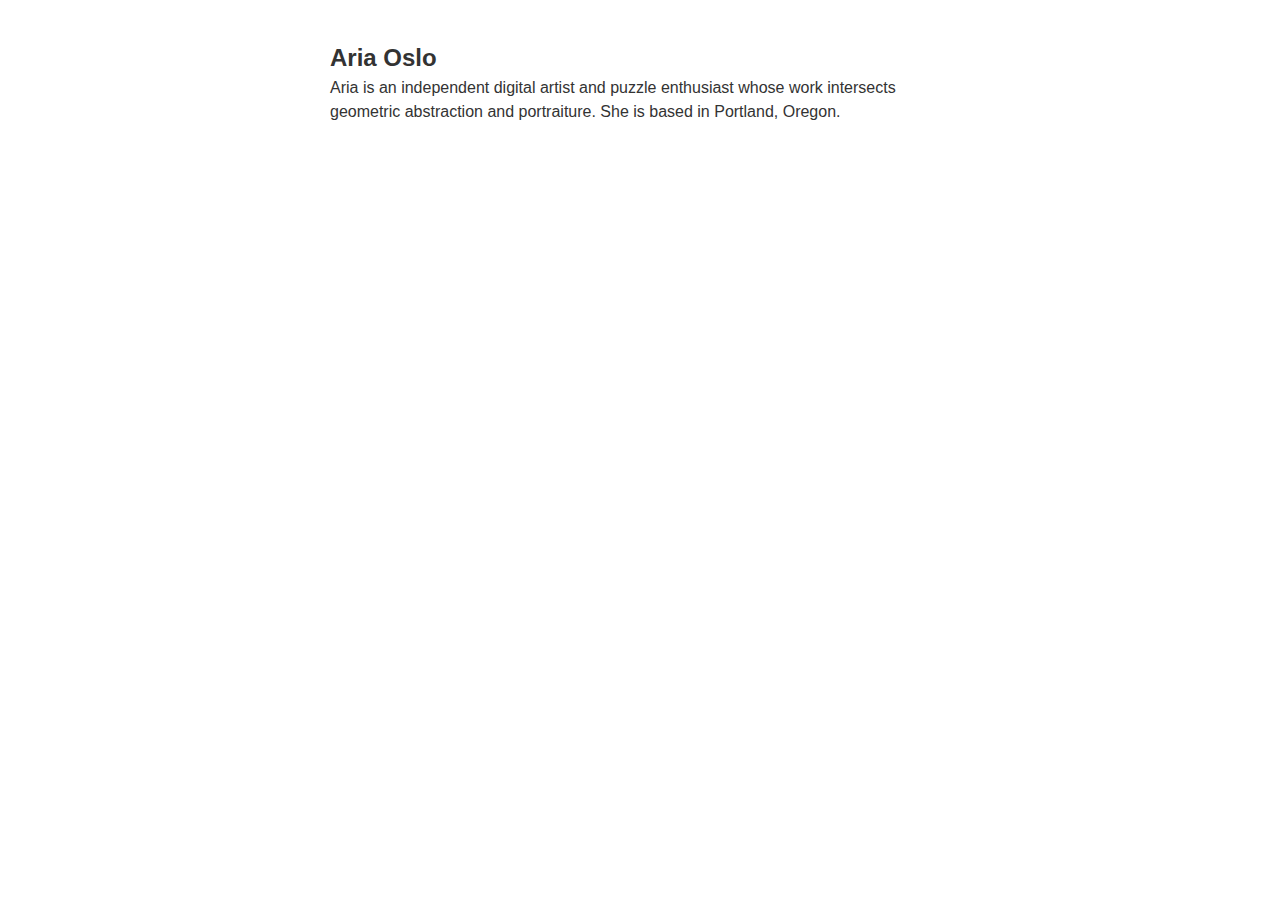
<file: index.html>
<!DOCTYPE html>
<html lang="en">
<head>
  <meta charset="UTF-8">
  <meta http-equiv="X-UA-Compatible" content="IE=edge">
  <meta name="viewport" content="width=device-width, initial-scale=1.0">
  <link rel="stylesheet" href="base.css">
  <link rel="stylesheet" href="style.css">
  <title>Aria Oslo</title>
</head>
<body>
  <h1>Aria Oslo</h1>
  <p>Aria is an independent digital artist and puzzle enthusiast whose work intersects geometric abstraction and portraiture. She is based in Portland, Oregon.</p>
</body>
</html>
</file>
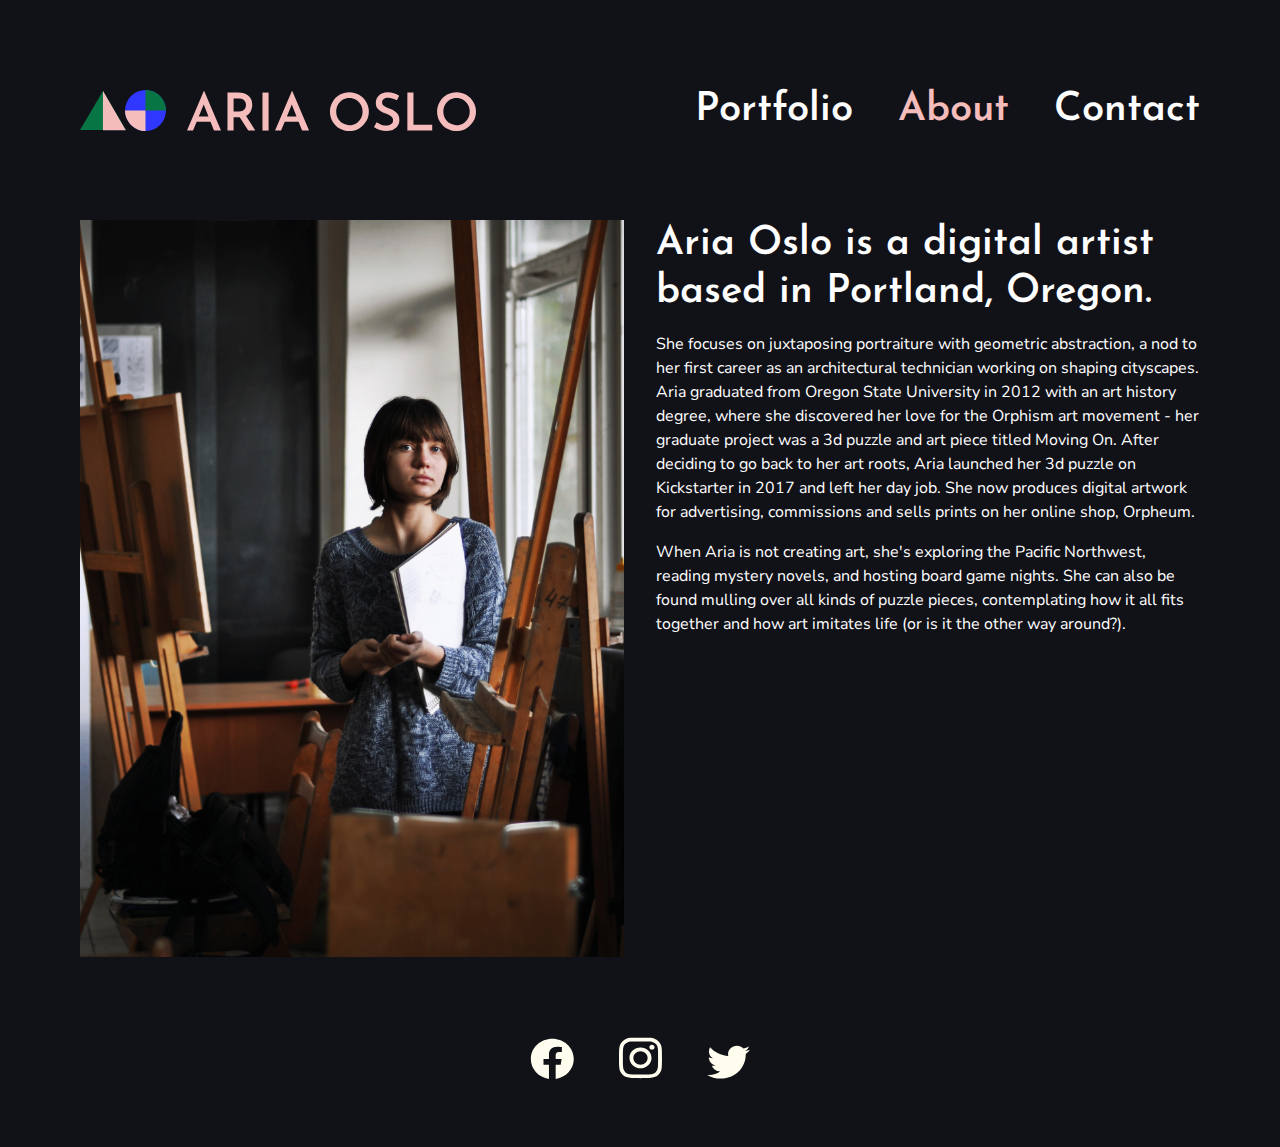
<file: web/about.html>
<!DOCTYPE html>
<html lang="en">
<head>
  <meta charset="UTF-8">
  <meta http-equiv="X-UA-Compatible" content="IE=edge">
  <meta name="viewport" content="width=device-width, initial-scale=1.0">
  <link rel="stylesheet" href="styles/base.css">
  <link rel="stylesheet" href="styles/style.css">
  <title>Aria Oslo - About</title>
</head>
<body>

  <header>

    <img src="../assets/aria-oslo-logo.svg" alt="Aria Oslo logo">

    <nav>
      <a href="index.html">Portfolio</a>
      <a href="about.html" class="selected">About</a>
      <a href="contact.html">Contact</a>
    </nav>

  </header>

  <section class="about">
    <div class="photo">
      <img src="../assets/aria-oslo.jpg" alt="Aria Oslo">
    </div>
    <div class="description">
      <h1>Aria Oslo is a digital artist based in Portland, Oregon. </h1>
      <p>She focuses on juxtaposing portraiture with geometric abstraction, a nod to her first career as an architectural technician working on shaping cityscapes. Aria graduated from Oregon State University in 2012 with an art history degree, where she discovered her love for the Orphism art movement - her graduate project was a 3d puzzle and art piece titled Moving On. After deciding to go back to her art roots, Aria launched her 3d puzzle on Kickstarter in 2017 and left her day job. She now produces digital artwork for advertising, commissions and sells prints on her online shop, Orpheum.</p>
      <p>When Aria is not creating art, she's exploring the Pacific Northwest, reading mystery novels, and hosting board game nights. She can also be found mulling over all kinds of puzzle pieces, contemplating how it all fits together and how art imitates life (or is it the other way around?). </p>
    </div>
  </section>

  <footer>
    <div>
      <a href="#" class="social-icon">
          <svg width="44" height="41" viewBox="0 0 44 41" fill="none" xmlns="http://www.w3.org/2000/svg">
          <path d="M22.31 0.746582C10.4514 0.746582 0.838623 9.78978 0.838623 20.9458C0.838623 31.0273 8.69072 39.3837 18.954 40.8986V26.7834H13.5025V20.9438H18.954V16.4959C18.954 11.434 22.1597 8.6364 27.0638 8.6364C29.4128 8.6364 31.8691 9.03029 31.8691 9.03029V14.0013H29.1616C26.4948 14.0013 25.6617 15.5587 25.6617 17.1564V20.9458H31.6157L30.6646 26.7854H25.6617V40.9006C35.9272 39.3857 43.7771 31.0293 43.7771 20.9478C43.7814 9.78978 34.1687 0.746582 22.31 0.746582Z" fill="#FFFDED"/>
          </svg>
      </a>
      <a href="#" class="social-icon">
        <svg width="43" height="42" viewBox="0 0 43 42" fill="none" xmlns="http://www.w3.org/2000/svg">
          <path fill-rule="evenodd" clip-rule="evenodd" d="M21.4982 4.38649C27.2311 4.38649 27.9095 4.40669 30.1748 4.50365C32.2682 4.59253 33.4041 4.92177 34.162 5.1985C35.1647 5.56411 35.8797 6.00244 36.6312 6.70941C37.3827 7.41639 37.8487 8.08902 38.2373 9.03233C38.5314 9.74334 38.8814 10.8139 38.9759 12.7833C39.079 14.9123 39.1004 15.5527 39.1004 20.9459C39.1004 26.3391 39.079 26.9774 38.9759 29.1084C38.8814 31.0778 38.5314 32.1464 38.2373 32.8594C37.8487 33.8027 37.3827 34.4753 36.6312 35.1823C35.8797 35.8893 35.1647 36.3276 34.162 36.6932C33.4062 36.97 32.2682 37.2992 30.1748 37.3881C27.9117 37.485 27.2311 37.5052 21.4982 37.5052C15.7653 37.5052 15.0847 37.485 12.8216 37.3881C10.7281 37.2992 9.59229 36.97 8.83435 36.6932C7.83164 36.3276 7.11664 35.8893 6.36514 35.1823C5.61364 34.4753 5.14772 33.8027 4.75909 32.8594C4.46493 32.1484 4.11494 31.0778 4.02047 29.1084C3.91741 26.9794 3.89593 26.3391 3.89593 20.9459C3.89593 15.5527 3.91741 14.9144 4.02047 12.7833C4.11494 10.8139 4.46493 9.74536 4.75909 9.03233C5.14772 8.08902 5.61364 7.41639 6.36514 6.70941C7.11664 6.00244 7.83164 5.56411 8.83435 5.1985C9.59015 4.92177 10.7281 4.59253 12.8216 4.50365C15.0868 4.40669 15.7653 4.38649 21.4982 4.38649ZM21.4982 0.746582C15.6666 0.746582 14.9365 0.770821 12.6455 0.867778C10.361 0.966754 8.8 1.30812 7.43442 1.80704C6.0216 2.32415 4.82565 3.01294 3.63184 4.13602C2.43803 5.2591 1.7037 6.38622 1.15618 7.71332C0.625836 8.99799 0.26297 10.4665 0.15776 12.6157C0.0525505 14.7709 0.0289307 15.4577 0.0289307 20.9438C0.0289307 26.43 0.0546977 27.1167 0.15776 29.272C0.26297 31.4212 0.625836 32.8897 1.15618 34.1744C1.70585 35.5035 2.43803 36.6286 3.63184 37.7517C4.82565 38.8748 6.02375 39.5656 7.43442 40.0807C8.8 40.5796 10.361 40.9209 12.6455 41.0199C14.9365 41.1189 15.6666 41.1411 21.4982 41.1411C27.3298 41.1411 28.0598 41.1189 30.3508 41.0199C32.6354 40.9209 34.1964 40.5796 35.562 40.0807C36.9748 39.5635 38.1707 38.8748 39.3645 37.7517C40.5583 36.6286 41.2927 35.5015 41.8402 34.1744C42.3705 32.8897 42.7334 31.4212 42.8386 29.272C42.9438 27.1167 42.9674 26.43 42.9674 20.9438C42.9674 15.4577 42.9417 14.7709 42.8386 12.6157C42.7334 10.4665 42.3705 8.99799 41.8402 7.71332C41.2905 6.3842 40.5583 5.2591 39.3645 4.13602C38.1707 3.01294 36.9726 2.32213 35.562 1.80704C34.1964 1.30812 32.6354 0.966754 30.3508 0.867778C28.0598 0.770821 27.3298 0.746582 21.4982 0.746582ZM21.4982 10.5736C15.4089 10.5736 10.4726 15.2174 10.4726 20.9459C10.4726 26.6744 15.4089 31.3182 21.4982 31.3182C27.5874 31.3182 32.5237 26.6744 32.5237 20.9459C32.5237 15.2174 27.5874 10.5736 21.4982 10.5736ZM21.4982 27.6783C17.5453 27.6783 14.3418 24.6646 14.3418 20.9459C14.3418 17.2272 17.5453 14.2135 21.4982 14.2135C25.451 14.2135 28.6546 17.2272 28.6546 20.9459C28.6546 24.6646 25.451 27.6783 21.4982 27.6783ZM35.5362 10.1634C35.5362 11.5021 34.3827 12.5873 32.9597 12.5873C31.5367 12.5873 30.3831 11.5021 30.3831 10.1634C30.3831 8.82471 31.5367 7.7395 32.9597 7.7395C34.3827 7.7395 35.5362 8.82471 35.5362 10.1634Z" fill="#FFFDED"/>
          </svg>
      </a>
      <a href="#" class="social-icon">
        <svg width="44" height="34" viewBox="0 0 44 34" fill="none" xmlns="http://www.w3.org/2000/svg">
          <path d="M13.6394 33.6097C29.8422 33.6097 38.7047 20.9804 38.7047 10.0295C38.7047 9.67003 38.6961 9.31254 38.679 8.95909C40.3986 7.78967 41.895 6.32941 43.0737 4.66719C41.4957 5.32763 39.7975 5.77197 38.0156 5.97192C39.834 4.94591 41.2316 3.32205 41.8886 1.38717C40.1861 2.33643 38.3011 3.02718 36.2959 3.3988C34.6878 1.78707 32.3992 0.78125 29.8658 0.78125C25.0009 0.78125 21.0549 4.49349 21.0549 9.06815C21.0549 9.7185 21.1322 10.3507 21.2824 10.9586C13.9614 10.6132 7.46914 7.31504 3.12377 2.30008C2.3659 3.52403 1.93008 4.94793 1.93008 6.46474C1.93008 9.34081 3.48445 11.8776 5.85036 13.3641C4.40548 13.3217 3.04862 12.948 1.86137 12.328C1.85923 12.3623 1.85923 12.3966 1.85923 12.433C1.85923 16.4462 4.89713 19.7989 8.9269 20.5583C8.18622 20.7482 7.40903 20.8492 6.60393 20.8492C6.03715 20.8492 5.48538 20.7967 4.94865 20.6997C6.06934 23.9918 9.32194 26.3892 13.1778 26.4559C10.1614 28.6796 6.36347 30.0025 2.23709 30.0025C1.52646 30.0025 0.824416 29.9642 0.135254 29.8874C4.03407 32.2384 8.66282 33.6097 13.6394 33.6097Z" fill="#FFFDED"/>
          </svg>
      </a>
    </div>
  </footer>

</body>
</html>
</file>
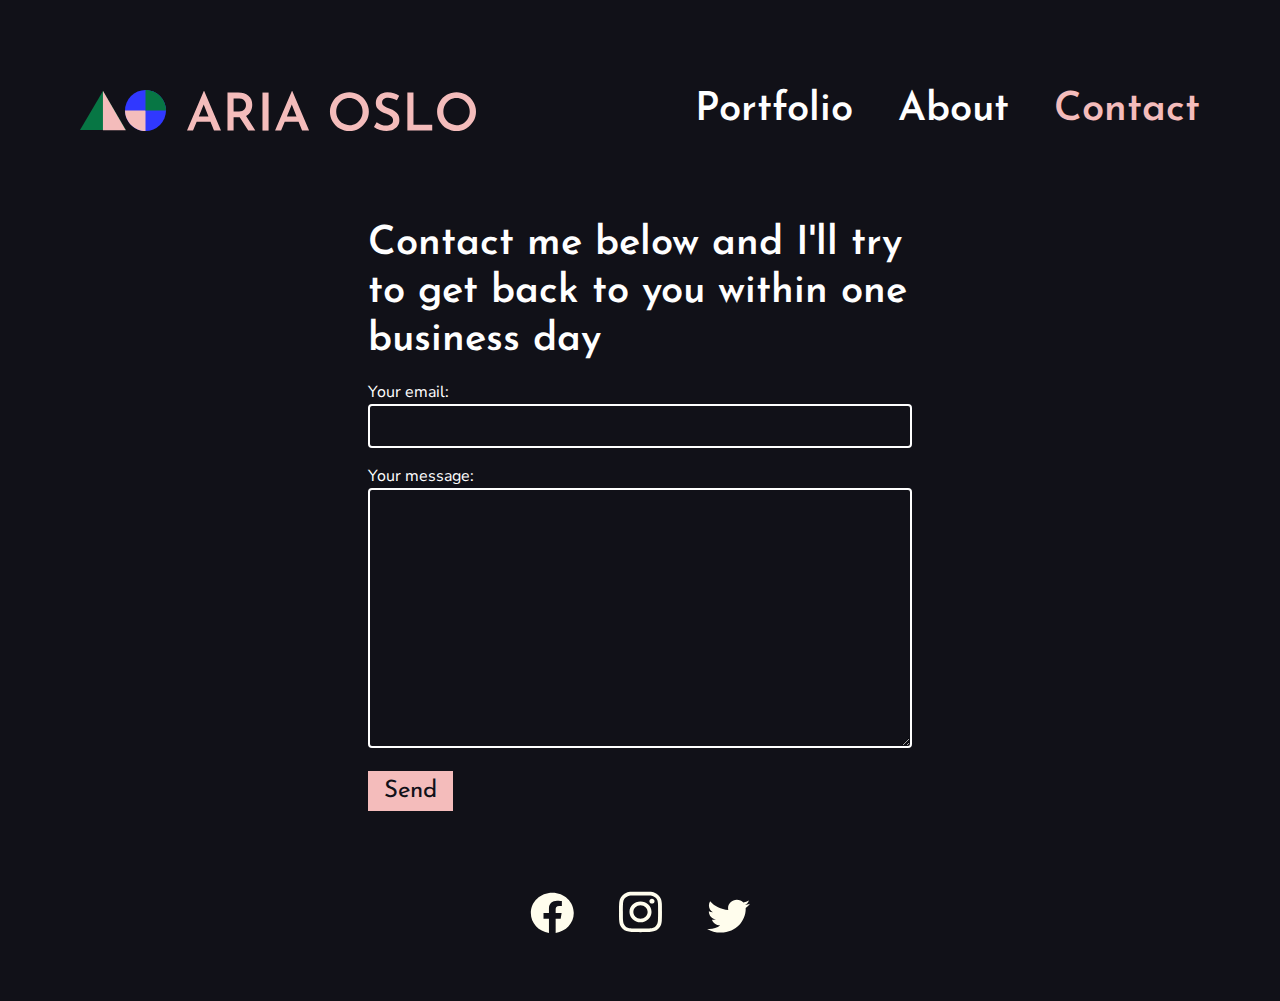
<file: web/contact.html>
<!DOCTYPE html>
<html lang="en">
<head>
  <meta charset="UTF-8">
  <meta http-equiv="X-UA-Compatible" content="IE=edge">
  <meta name="viewport" content="width=device-width, initial-scale=1.0">
  <link rel="stylesheet" href="styles/base.css">
  <link rel="stylesheet" href="styles/style.css">
  <title>Aria Oslo - Contact</title>
</head>
<body>

  <header>

    <img src="../assets/aria-oslo-logo.svg" alt="Aria Oslo logo">

    <nav>
      <a href="index.html">Portfolio</a>
      <a href="about.html">About</a>
      <a href="contact.html" class="selected">Contact</a>
    </nav>

  </header>

  <section class="contact">
    <div class="form">

      <h1>Contact me below and I'll try to get back to you within one business day</h1>

      <form action="" method="">
        <label>
          Your email: <input type="text" name="_replyto">
        </label>
        <label>
          Your message: <textarea name="message" id="" cols="30" rows="10"></textarea>
        </label>
        <button type="submit">Send</button>
      </form>

    </div>
  </section>

  <footer>
    <div>
      <a href="#" class="social-icon">
          <svg width="44" height="41" viewBox="0 0 44 41" fill="none" xmlns="http://www.w3.org/2000/svg">
          <path d="M22.31 0.746582C10.4514 0.746582 0.838623 9.78978 0.838623 20.9458C0.838623 31.0273 8.69072 39.3837 18.954 40.8986V26.7834H13.5025V20.9438H18.954V16.4959C18.954 11.434 22.1597 8.6364 27.0638 8.6364C29.4128 8.6364 31.8691 9.03029 31.8691 9.03029V14.0013H29.1616C26.4948 14.0013 25.6617 15.5587 25.6617 17.1564V20.9458H31.6157L30.6646 26.7854H25.6617V40.9006C35.9272 39.3857 43.7771 31.0293 43.7771 20.9478C43.7814 9.78978 34.1687 0.746582 22.31 0.746582Z" fill="#FFFDED"/>
          </svg>
      </a>
      <a href="#" class="social-icon">
        <svg width="43" height="42" viewBox="0 0 43 42" fill="none" xmlns="http://www.w3.org/2000/svg">
          <path fill-rule="evenodd" clip-rule="evenodd" d="M21.4982 4.38649C27.2311 4.38649 27.9095 4.40669 30.1748 4.50365C32.2682 4.59253 33.4041 4.92177 34.162 5.1985C35.1647 5.56411 35.8797 6.00244 36.6312 6.70941C37.3827 7.41639 37.8487 8.08902 38.2373 9.03233C38.5314 9.74334 38.8814 10.8139 38.9759 12.7833C39.079 14.9123 39.1004 15.5527 39.1004 20.9459C39.1004 26.3391 39.079 26.9774 38.9759 29.1084C38.8814 31.0778 38.5314 32.1464 38.2373 32.8594C37.8487 33.8027 37.3827 34.4753 36.6312 35.1823C35.8797 35.8893 35.1647 36.3276 34.162 36.6932C33.4062 36.97 32.2682 37.2992 30.1748 37.3881C27.9117 37.485 27.2311 37.5052 21.4982 37.5052C15.7653 37.5052 15.0847 37.485 12.8216 37.3881C10.7281 37.2992 9.59229 36.97 8.83435 36.6932C7.83164 36.3276 7.11664 35.8893 6.36514 35.1823C5.61364 34.4753 5.14772 33.8027 4.75909 32.8594C4.46493 32.1484 4.11494 31.0778 4.02047 29.1084C3.91741 26.9794 3.89593 26.3391 3.89593 20.9459C3.89593 15.5527 3.91741 14.9144 4.02047 12.7833C4.11494 10.8139 4.46493 9.74536 4.75909 9.03233C5.14772 8.08902 5.61364 7.41639 6.36514 6.70941C7.11664 6.00244 7.83164 5.56411 8.83435 5.1985C9.59015 4.92177 10.7281 4.59253 12.8216 4.50365C15.0868 4.40669 15.7653 4.38649 21.4982 4.38649ZM21.4982 0.746582C15.6666 0.746582 14.9365 0.770821 12.6455 0.867778C10.361 0.966754 8.8 1.30812 7.43442 1.80704C6.0216 2.32415 4.82565 3.01294 3.63184 4.13602C2.43803 5.2591 1.7037 6.38622 1.15618 7.71332C0.625836 8.99799 0.26297 10.4665 0.15776 12.6157C0.0525505 14.7709 0.0289307 15.4577 0.0289307 20.9438C0.0289307 26.43 0.0546977 27.1167 0.15776 29.272C0.26297 31.4212 0.625836 32.8897 1.15618 34.1744C1.70585 35.5035 2.43803 36.6286 3.63184 37.7517C4.82565 38.8748 6.02375 39.5656 7.43442 40.0807C8.8 40.5796 10.361 40.9209 12.6455 41.0199C14.9365 41.1189 15.6666 41.1411 21.4982 41.1411C27.3298 41.1411 28.0598 41.1189 30.3508 41.0199C32.6354 40.9209 34.1964 40.5796 35.562 40.0807C36.9748 39.5635 38.1707 38.8748 39.3645 37.7517C40.5583 36.6286 41.2927 35.5015 41.8402 34.1744C42.3705 32.8897 42.7334 31.4212 42.8386 29.272C42.9438 27.1167 42.9674 26.43 42.9674 20.9438C42.9674 15.4577 42.9417 14.7709 42.8386 12.6157C42.7334 10.4665 42.3705 8.99799 41.8402 7.71332C41.2905 6.3842 40.5583 5.2591 39.3645 4.13602C38.1707 3.01294 36.9726 2.32213 35.562 1.80704C34.1964 1.30812 32.6354 0.966754 30.3508 0.867778C28.0598 0.770821 27.3298 0.746582 21.4982 0.746582ZM21.4982 10.5736C15.4089 10.5736 10.4726 15.2174 10.4726 20.9459C10.4726 26.6744 15.4089 31.3182 21.4982 31.3182C27.5874 31.3182 32.5237 26.6744 32.5237 20.9459C32.5237 15.2174 27.5874 10.5736 21.4982 10.5736ZM21.4982 27.6783C17.5453 27.6783 14.3418 24.6646 14.3418 20.9459C14.3418 17.2272 17.5453 14.2135 21.4982 14.2135C25.451 14.2135 28.6546 17.2272 28.6546 20.9459C28.6546 24.6646 25.451 27.6783 21.4982 27.6783ZM35.5362 10.1634C35.5362 11.5021 34.3827 12.5873 32.9597 12.5873C31.5367 12.5873 30.3831 11.5021 30.3831 10.1634C30.3831 8.82471 31.5367 7.7395 32.9597 7.7395C34.3827 7.7395 35.5362 8.82471 35.5362 10.1634Z" fill="#FFFDED"/>
          </svg>
      </a>
      <a href="#" class="social-icon">
        <svg width="44" height="34" viewBox="0 0 44 34" fill="none" xmlns="http://www.w3.org/2000/svg">
          <path d="M13.6394 33.6097C29.8422 33.6097 38.7047 20.9804 38.7047 10.0295C38.7047 9.67003 38.6961 9.31254 38.679 8.95909C40.3986 7.78967 41.895 6.32941 43.0737 4.66719C41.4957 5.32763 39.7975 5.77197 38.0156 5.97192C39.834 4.94591 41.2316 3.32205 41.8886 1.38717C40.1861 2.33643 38.3011 3.02718 36.2959 3.3988C34.6878 1.78707 32.3992 0.78125 29.8658 0.78125C25.0009 0.78125 21.0549 4.49349 21.0549 9.06815C21.0549 9.7185 21.1322 10.3507 21.2824 10.9586C13.9614 10.6132 7.46914 7.31504 3.12377 2.30008C2.3659 3.52403 1.93008 4.94793 1.93008 6.46474C1.93008 9.34081 3.48445 11.8776 5.85036 13.3641C4.40548 13.3217 3.04862 12.948 1.86137 12.328C1.85923 12.3623 1.85923 12.3966 1.85923 12.433C1.85923 16.4462 4.89713 19.7989 8.9269 20.5583C8.18622 20.7482 7.40903 20.8492 6.60393 20.8492C6.03715 20.8492 5.48538 20.7967 4.94865 20.6997C6.06934 23.9918 9.32194 26.3892 13.1778 26.4559C10.1614 28.6796 6.36347 30.0025 2.23709 30.0025C1.52646 30.0025 0.824416 29.9642 0.135254 29.8874C4.03407 32.2384 8.66282 33.6097 13.6394 33.6097Z" fill="#FFFDED"/>
          </svg>
      </a>
    </div>
  </footer>

</body>
</html>
</file>
<file: base.css>
html, body, div, span, applet, object, iframe,
h1, h2, h3, h4, h5, h6, p, blockquote, pre,
a, abbr, acronym, address, big, cite, code,
del, dfn, em, img, ins, kbd, q, s, samp,
small, strike, strong, sub, sup, tt, var,
b, u, i, center,
dl, dt, dd, ol, ul, li,
fieldset, form, label, legend,
table, caption, tbody, tfoot, thead, tr, th, td,
article, aside, canvas, details, embed,
figure, figcaption, footer, header, hgroup,
menu, nav, output, ruby, section, summary,
time, mark, audio, video {
  margin: 0;
  padding: 0;
  border: 0;
  font-size: 100%;
  font: inherit;
  vertical-align: baseline;
}

article, aside, details, figcaption, figure,
footer, header, hgroup, menu, nav, section {
  display: block;
}
body {
  line-height: 1;
}
ol, ul {
  list-style: none;
}
blockquote, q {
  quotes: none;
}
blockquote:before, blockquote:after,
q:before, q:after {
  content: '';
  content: none;
}
table {
  border-collapse: collapse;
  border-spacing: 0;
}

img, iframe {
  vertical-align: bottom;
  max-width: 100%;
}

input, textarea, select {
  font: inherit;
}

* {
  -webkit-box-sizing: border-box;
  -moz-box-sizing: border-box;
  box-sizing: border-box;
  -webkit-font-smoothing: antialiased;
  -moz-osx-font-smoothing: grayscale;
  text-rendering: optimizeLegibility;
}
</file>
<file: style.css>
body {
	font-family: Arial;
	font-size: 16px;
	line-height: 1.5;

	background-color: #ffffff;
	color: #333333;
	margin: 40px auto 40px auto;
	width: 620px;
}

h1 {
	font-size: 24px;
	font-weight: 700;
}
</file>
<file: web/styles/base.css>
html, body, div, span, applet, object, iframe,
h1, h2, h3, h4, h5, h6, p, blockquote, pre,
a, abbr, acronym, address, big, cite, code,
del, dfn, em, img, ins, kbd, q, s, samp,
small, strike, strong, sub, sup, tt, var,
b, u, i, center,
dl, dt, dd, ol, ul, li,
fieldset, form, label, legend,
table, caption, tbody, tfoot, thead, tr, th, td,
article, aside, canvas, details, embed,
figure, figcaption, footer, header, hgroup,
menu, nav, output, ruby, section, summary,
time, mark, audio, video {
  margin: 0;
  padding: 0;
  border: 0;
  font-size: 100%;
  font: inherit;
  vertical-align: baseline;
}

article, aside, details, figcaption, figure,
footer, header, hgroup, menu, nav, section {
  display: block;
}
body {
  line-height: 1;
}
ol, ul {
  list-style: none;
}
blockquote, q {
  quotes: none;
}
blockquote:before, blockquote:after,
q:before, q:after {
  content: '';
  content: none;
}
table {
  border-collapse: collapse;
  border-spacing: 0;
}

img, iframe {
  vertical-align: bottom;
  max-width: 100%;
}

input, textarea, select {
  font: inherit;
}

* {
  -webkit-box-sizing: border-box;
  -moz-box-sizing: border-box;
  box-sizing: border-box;
  -webkit-font-smoothing: antialiased;
  -moz-osx-font-smoothing: grayscale;
  text-rendering: optimizeLegibility;
}
</file>
<file: web/styles/style.css>
@import url('https://fonts.googleapis.com/css2?family=Josefin+Sans:wght@400;600&family=Nunito+Sans&display=swap');

/***************/
/*** DESKTOP ***/
/***************/

body {
	font-family: Nunito Sans;
	font-size: 16px;
	line-height: 1.5;
	background-color: #111118;
	color: #fff;
	margin: 80px auto 48px auto;
	width: 1120px;
}

header {
  display: flex;
  flex-direction: row;
  align-items: center;
  justify-content: space-between;
}

h1, nav, footer {
  font-family: Josefin Sans;
	font-size: 40px;
	font-weight: 600;
}

h1 span {
  color: #077644;
}

h1 span.blue {
  color: #3038FF;
}

h2 {
  font-family: Josefin Sans;
  font-size: 24px;
  font-weight: 400;
  line-height: 1.3;
  margin: 0 0 16px 0;
}

a {
  color: #fff;
  text-decoration: none;
  margin: 0 0 0 32px;
  transition: color 0.3s, border-bottom 0.3s;
  border-bottom: 2px solid transparent;
}

a:hover {
  border-bottom: 2px solid #F4BCBB;
}

a.selected {
  color: #F4BCBB;
  border: none;
}

footer {
  display: flex;
  align-items: center;
  justify-content: center;
}

section {
  margin: 80px 0;
  display: grid;
  grid-template-columns: repeat(12,1fr);
  gap: 32px 32px;
  grid-auto-flow: dense;
}

section h1 {
  grid-column: 2 / span 10;
  text-align: center;
  line-height: 1.2;
}

section.project div.art {
  grid-column: 1 / span 8;
  text-align: center;
}

section.project div.description {
  grid-column: 9 / span 4;
}

section.project img {
  max-height: 640px;
}

section.project-alt div.art {
  grid-column: 5 / span 8;
}

section.project-alt div.description {
  grid-column: 1 / span 4;
}

section.about div.photo {
  grid-column: 1 / span 6;
}

section.about div.description {
  grid-column: 7 / span 6;
}

section.about h1 {
  /* overwritting h1 in section */
  margin: 0;
  text-align: left;
}

section.about p {
  margin: 16px 0;
}

section.contact div.form {
  grid-column: 4 / span 6;
}

section.contact h1 {
  text-align: left;
}

section.new-layout img {
  grid-column: 1 / span 12;
}

section.new-layout h2 {
  grid-column: 1 / span 4;
}

section.new-layout div {
  grid-column: 6 / span 7;
}

section.grid-layout div {
  grid-column: span 6;
}

section.grid-layout h2 {
  margin: 16px 0 16px 0;
}

footer a {
  /* overwriting 'a' margin to align the footer in the middle */
  margin: 0 16px 0 16px;
}

a.social-icon {
  border: none;
}

svg:hover path {
  fill: #F4BCBB;
}

input, textarea {
  width: 100%;
  background-color: #111118;
  border: 2px solid #fff;
  border-radius: 4px;
  color: #fff;
  padding: 8px 16px;
}

label {
  display: block;
  margin: 16px 0px;
}

button {
  background-color: #F4BCBB;
  border: none;
  font-size: 24px;
  font-family: Josefin Sans;
  color: #111118;
  padding: 8px 16px;
}

/***********************/
/*** TABLET & MOBILE ***/
/***********************/

@media (max-width: 1248px) {
  body {
    width: auto;
    margin: 80px 64px 48px 64px;
  }
  h1, nav, footer {
    font-size: 24px;
  }
}

@media (max-width: 920px) {
  header {
    flex-direction: column;
  }
  nav {
    margin: 24px 0 0 0;
  }
  header img {
    max-width: 300px;
  }
  header a {
    margin: 0 16px;
  }
}

@media (max-width: 660px) {
  nav a {
    margin: 8px 0 0px 0;
  }
  section {
    grid-template-columns: repeat(4,1fr);
    gap: 24px 24px;
    margin: 56px 0;
  }
  section h1,
  section.project div.art,
  section.project div.description,
  section.about div.photo,
  section.about div.description,
  section.contact div.form {
    grid-column: 1 / span 4;
  }
  section.new-layout h2 {
    grid-column: 1 / span 6;
    margin: 0;
  }
  section.new-layout div {
    grid-column: 1 / span 12;
    margin: 0;
  }
  footer svg {
    fill: #F4BCBB;
    width: 30px;
    height: auto;
  }
}

@media (max-width: 500px) {
  body {
    margin: 48px 32px 32px 32px;
  }
  header img {
    width: 100%;
  }
  nav {
    display: flex;
    flex-direction: column;
    align-items: center;
    justify-content: center;
  }
}
</file>
